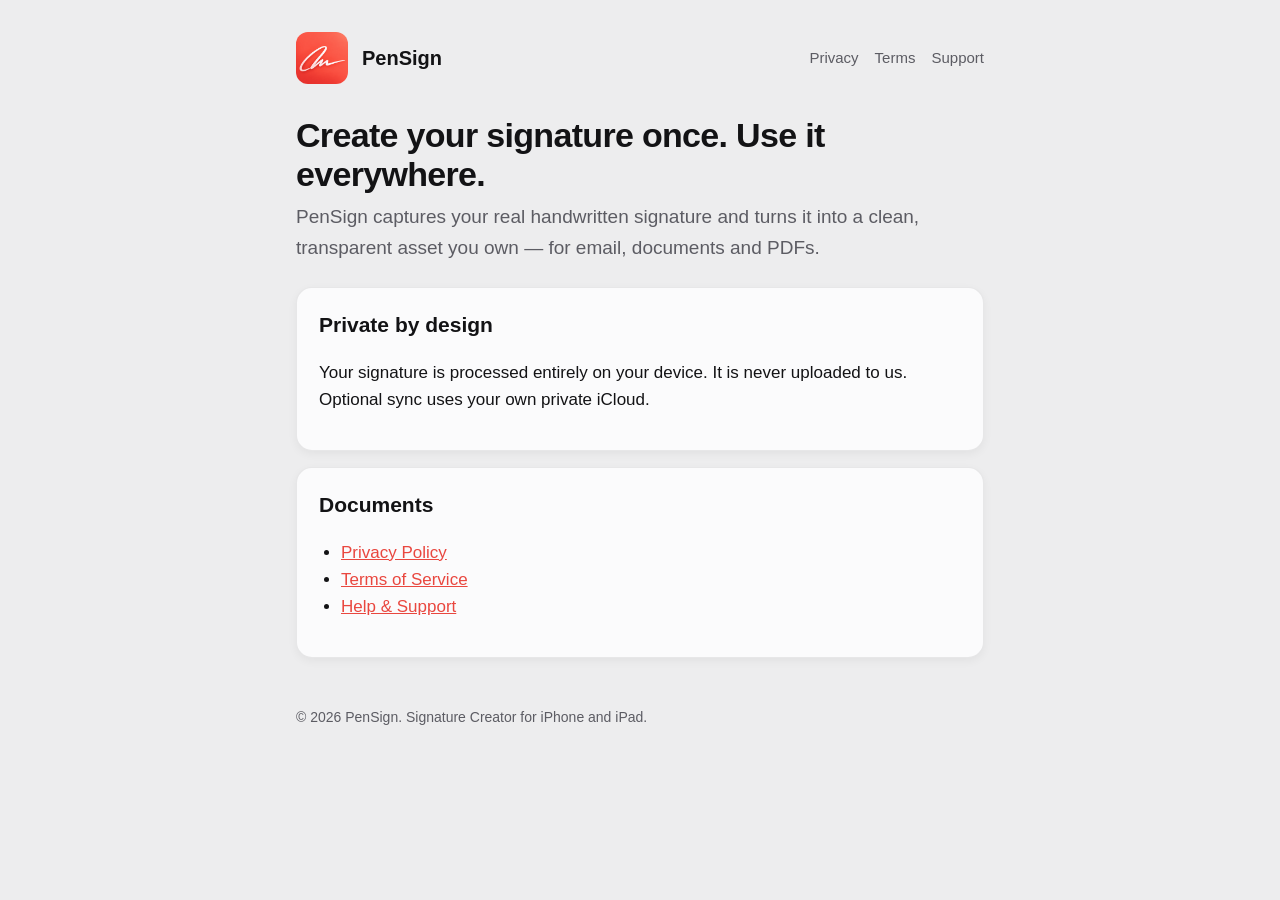
<file: index.html>
<!doctype html><html lang="en"><head><meta charset="utf-8"><meta name="viewport" content="width=device-width,initial-scale=1"><link rel="stylesheet" href="style.css"><link rel="icon" href="icon.png"><title>PenSign — Signature Creator</title></head><body><main><header><img src="icon.png" alt=""><a href="index.html">PenSign</a><nav><a href="privacy.html">Privacy</a><a href="terms.html">Terms</a><a href="support.html">Support</a></nav></header>
<h1>Create your signature once. Use it everywhere.</h1>
<p class="lede">PenSign captures your real handwritten signature and turns it into a clean, transparent asset you own — for email, documents and PDFs.</p>
<div class="card"><h2>Private by design</h2><p>Your signature is processed entirely on your device. It is never uploaded to us. Optional sync uses your own private iCloud.</p></div>
<div class="card"><h2>Documents</h2><ul><li><a href="privacy.html">Privacy Policy</a></li><li><a href="terms.html">Terms of Service</a></li><li><a href="support.html">Help &amp; Support</a></li></ul></div>
<footer>© 2026 PenSign. Signature Creator for iPhone and iPad.</footer></main></body></html>
</file>
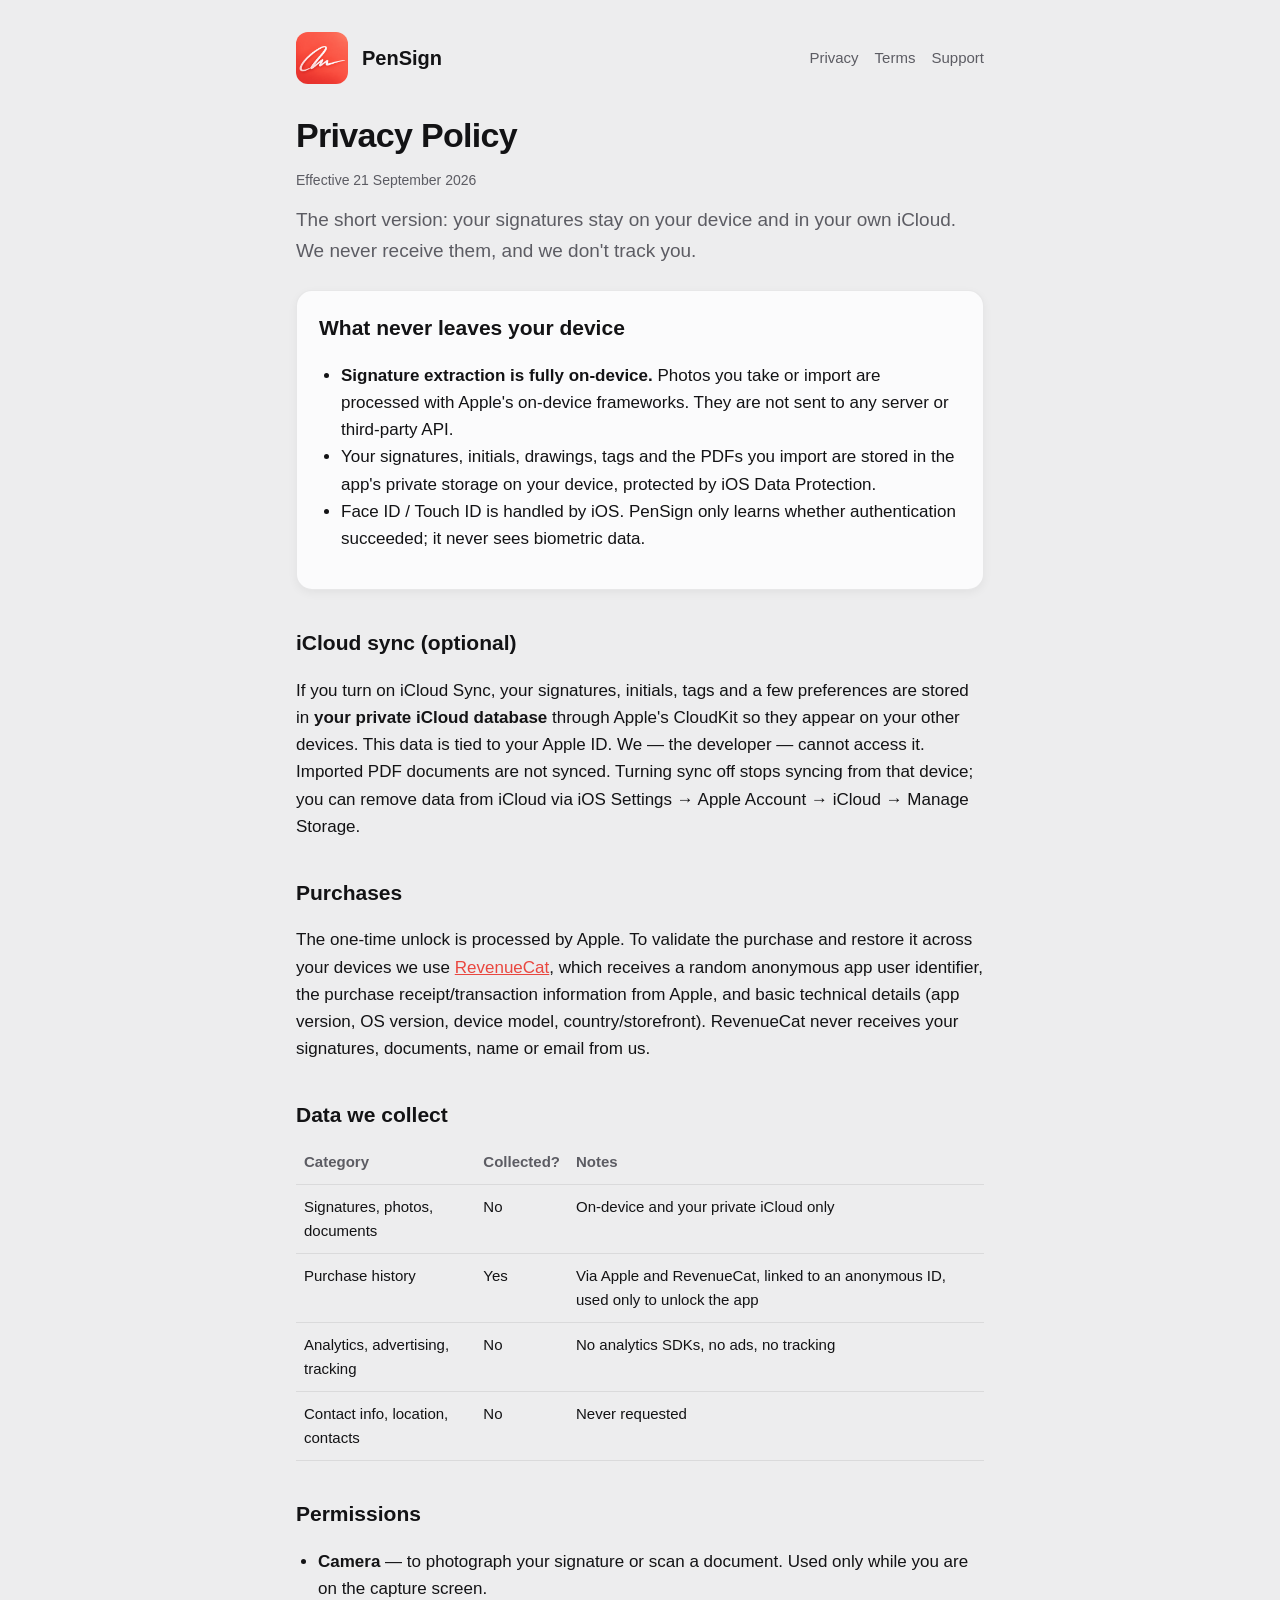
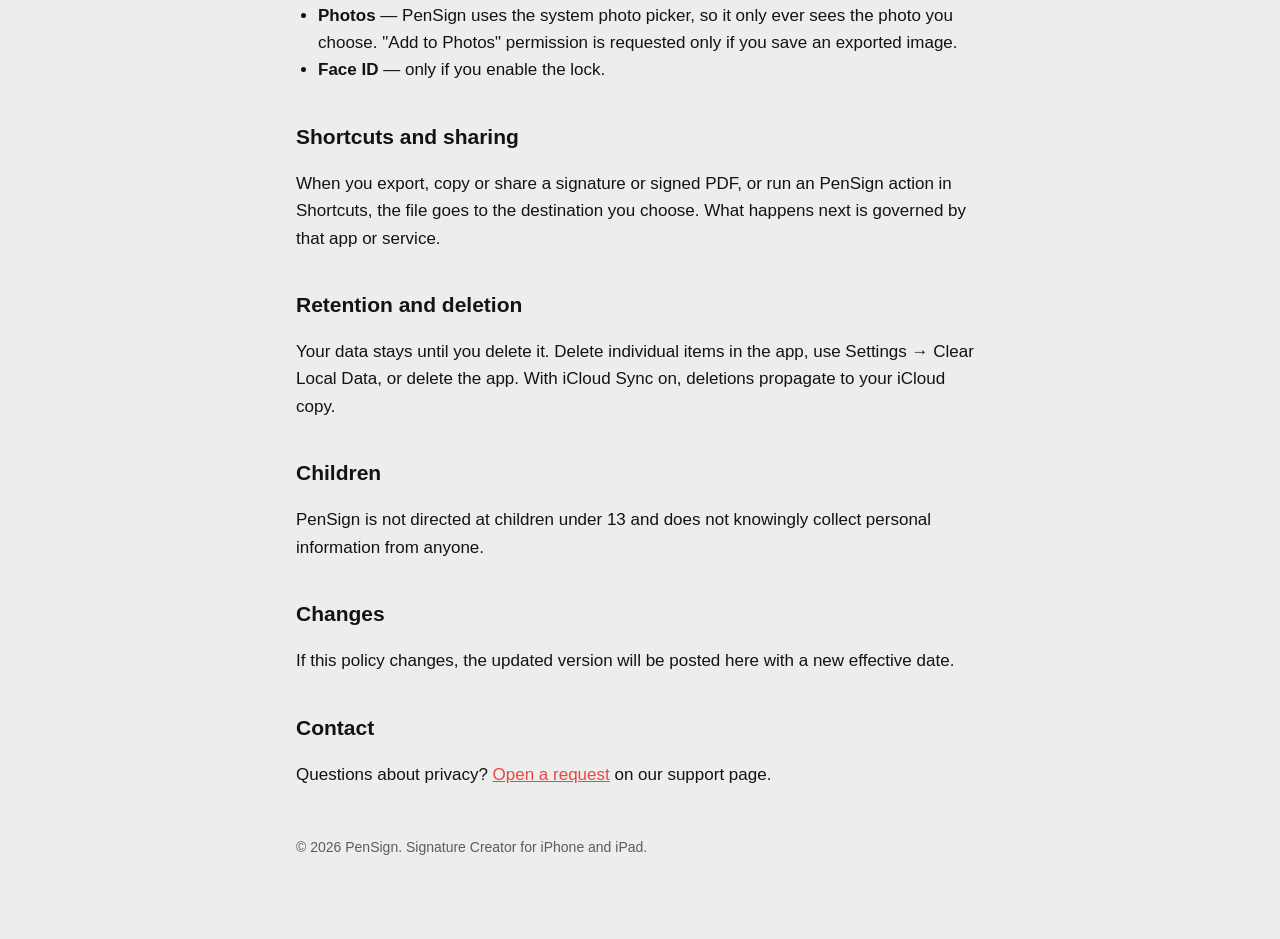
<file: privacy.html>
<!doctype html><html lang="en"><head><meta charset="utf-8"><meta name="viewport" content="width=device-width,initial-scale=1"><link rel="stylesheet" href="style.css"><link rel="icon" href="icon.png"><title>Privacy Policy — PenSign</title></head><body><main><header><img src="icon.png" alt=""><a href="index.html">PenSign</a><nav><a href="privacy.html">Privacy</a><a href="terms.html">Terms</a><a href="support.html">Support</a></nav></header>
<h1>Privacy Policy</h1><p class="meta">Effective 21 September 2026</p>
<p class="lede">The short version: your signatures stay on your device and in your own iCloud. We never receive them, and we don't track you.</p>

<div class="card"><h2>What never leaves your device</h2><ul>
<li><strong>Signature extraction is fully on-device.</strong> Photos you take or import are processed with Apple's on-device frameworks. They are not sent to any server or third-party API.</li>
<li>Your signatures, initials, drawings, tags and the PDFs you import are stored in the app's private storage on your device, protected by iOS Data Protection.</li>
<li>Face ID / Touch ID is handled by iOS. PenSign only learns whether authentication succeeded; it never sees biometric data.</li></ul></div>

<h2>iCloud sync (optional)</h2>
<p>If you turn on iCloud Sync, your signatures, initials, tags and a few preferences are stored in <strong>your private iCloud database</strong> through Apple's CloudKit so they appear on your other devices. This data is tied to your Apple ID. We — the developer — cannot access it. Imported PDF documents are not synced. Turning sync off stops syncing from that device; you can remove data from iCloud via iOS Settings → Apple Account → iCloud → Manage Storage.</p>

<h2>Purchases</h2>
<p>The one-time unlock is processed by Apple. To validate the purchase and restore it across your devices we use <a href="https://www.revenuecat.com/privacy">RevenueCat</a>, which receives a random anonymous app user identifier, the purchase receipt/transaction information from Apple, and basic technical details (app version, OS version, device model, country/storefront). RevenueCat never receives your signatures, documents, name or email from us.</p>

<h2>Data we collect</h2>
<table><tr><th>Category</th><th>Collected?</th><th>Notes</th></tr>
<tr><td>Signatures, photos, documents</td><td>No</td><td>On-device and your private iCloud only</td></tr>
<tr><td>Purchase history</td><td>Yes</td><td>Via Apple and RevenueCat, linked to an anonymous ID, used only to unlock the app</td></tr>
<tr><td>Analytics, advertising, tracking</td><td>No</td><td>No analytics SDKs, no ads, no tracking</td></tr>
<tr><td>Contact info, location, contacts</td><td>No</td><td>Never requested</td></tr></table>

<h2>Permissions</h2><ul>
<li><strong>Camera</strong> — to photograph your signature or scan a document. Used only while you are on the capture screen.</li>
<li><strong>Photos</strong> — PenSign uses the system photo picker, so it only ever sees the photo you choose. "Add to Photos" permission is requested only if you save an exported image.</li>
<li><strong>Face ID</strong> — only if you enable the lock.</li></ul>

<h2>Shortcuts and sharing</h2>
<p>When you export, copy or share a signature or signed PDF, or run an PenSign action in Shortcuts, the file goes to the destination you choose. What happens next is governed by that app or service.</p>

<h2>Retention and deletion</h2>
<p>Your data stays until you delete it. Delete individual items in the app, use Settings → Clear Local Data, or delete the app. With iCloud Sync on, deletions propagate to your iCloud copy.</p>

<h2>Children</h2><p>PenSign is not directed at children under 13 and does not knowingly collect personal information from anyone.</p>
<h2>Changes</h2><p>If this policy changes, the updated version will be posted here with a new effective date.</p>
<h2>Contact</h2><p>Questions about privacy? <a href="https://github.com/Muxtor141/pensign-legal/issues">Open a request</a> on our support page.</p>
<footer>© 2026 PenSign. Signature Creator for iPhone and iPad.</footer></main></body></html>
</file>
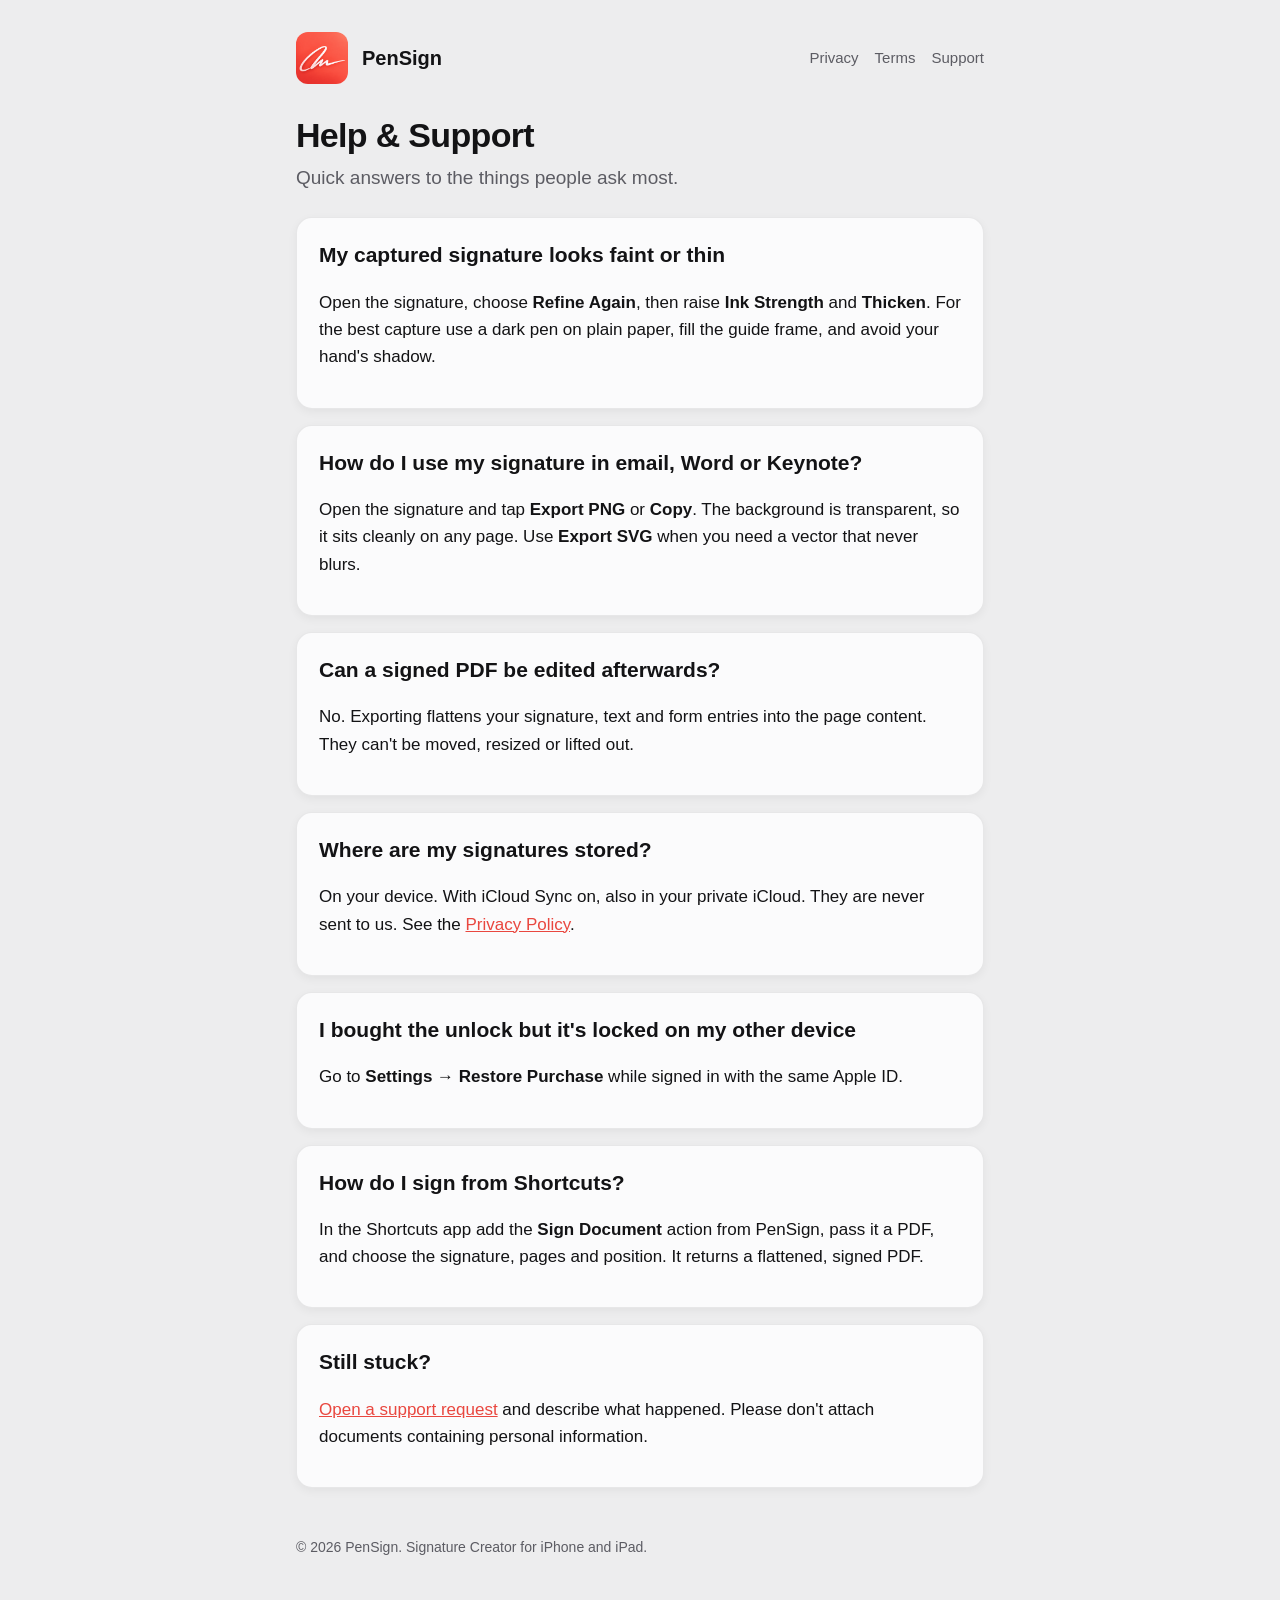
<file: support.html>
<!doctype html><html lang="en"><head><meta charset="utf-8"><meta name="viewport" content="width=device-width,initial-scale=1"><link rel="stylesheet" href="style.css"><link rel="icon" href="icon.png"><title>Help &amp; Support — PenSign</title></head><body><main><header><img src="icon.png" alt=""><a href="index.html">PenSign</a><nav><a href="privacy.html">Privacy</a><a href="terms.html">Terms</a><a href="support.html">Support</a></nav></header>
<h1>Help &amp; Support</h1><p class="lede">Quick answers to the things people ask most.</p>
<div class="card"><h2>My captured signature looks faint or thin</h2><p>Open the signature, choose <strong>Refine Again</strong>, then raise <strong>Ink Strength</strong> and <strong>Thicken</strong>. For the best capture use a dark pen on plain paper, fill the guide frame, and avoid your hand's shadow.</p></div>
<div class="card"><h2>How do I use my signature in email, Word or Keynote?</h2><p>Open the signature and tap <strong>Export PNG</strong> or <strong>Copy</strong>. The background is transparent, so it sits cleanly on any page. Use <strong>Export SVG</strong> when you need a vector that never blurs.</p></div>
<div class="card"><h2>Can a signed PDF be edited afterwards?</h2><p>No. Exporting flattens your signature, text and form entries into the page content. They can't be moved, resized or lifted out.</p></div>
<div class="card"><h2>Where are my signatures stored?</h2><p>On your device. With iCloud Sync on, also in your private iCloud. They are never sent to us. See the <a href="privacy.html">Privacy Policy</a>.</p></div>
<div class="card"><h2>I bought the unlock but it's locked on my other device</h2><p>Go to <strong>Settings → Restore Purchase</strong> while signed in with the same Apple ID.</p></div>
<div class="card"><h2>How do I sign from Shortcuts?</h2><p>In the Shortcuts app add the <strong>Sign Document</strong> action from PenSign, pass it a PDF, and choose the signature, pages and position. It returns a flattened, signed PDF.</p></div>
<div class="card"><h2>Still stuck?</h2><p><a href="https://github.com/Muxtor141/pensign-legal/issues">Open a support request</a> and describe what happened. Please don't attach documents containing personal information.</p></div>
<footer>© 2026 PenSign. Signature Creator for iPhone and iPad.</footer></main></body></html>
</file>
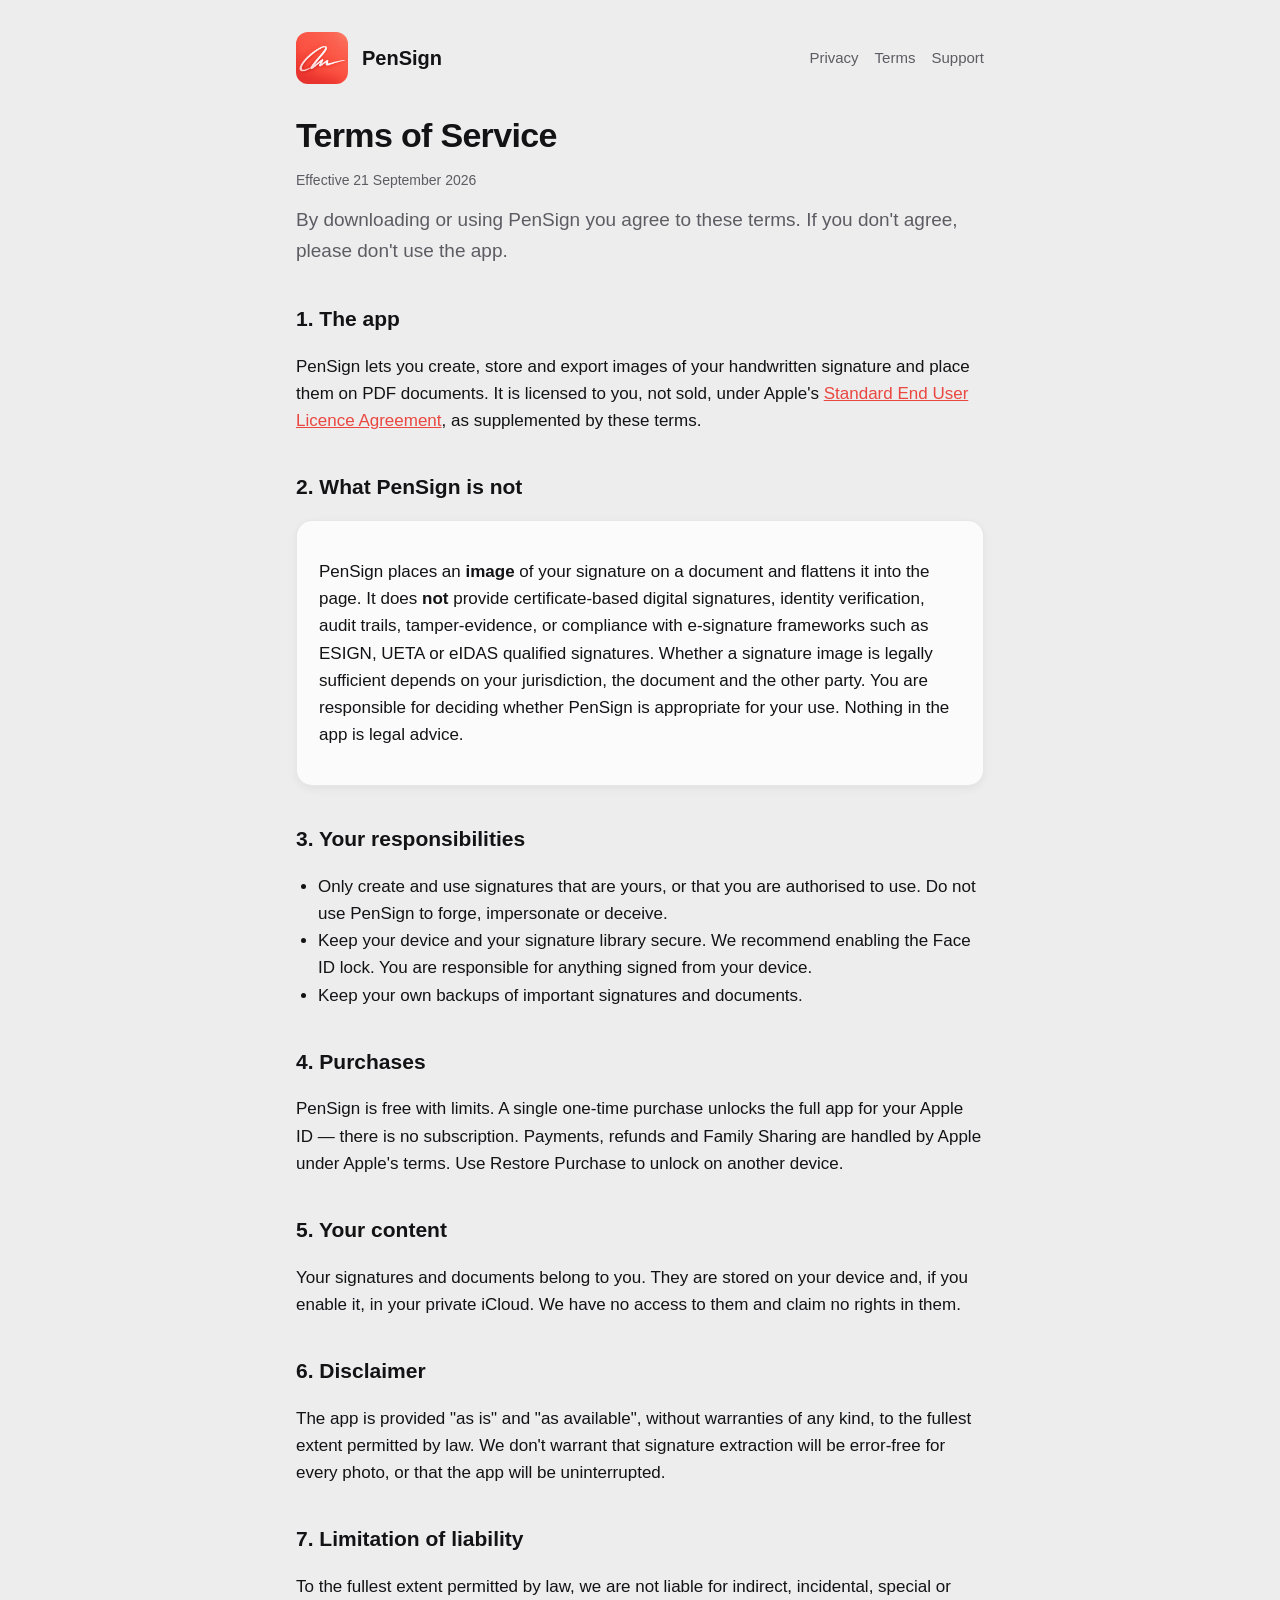
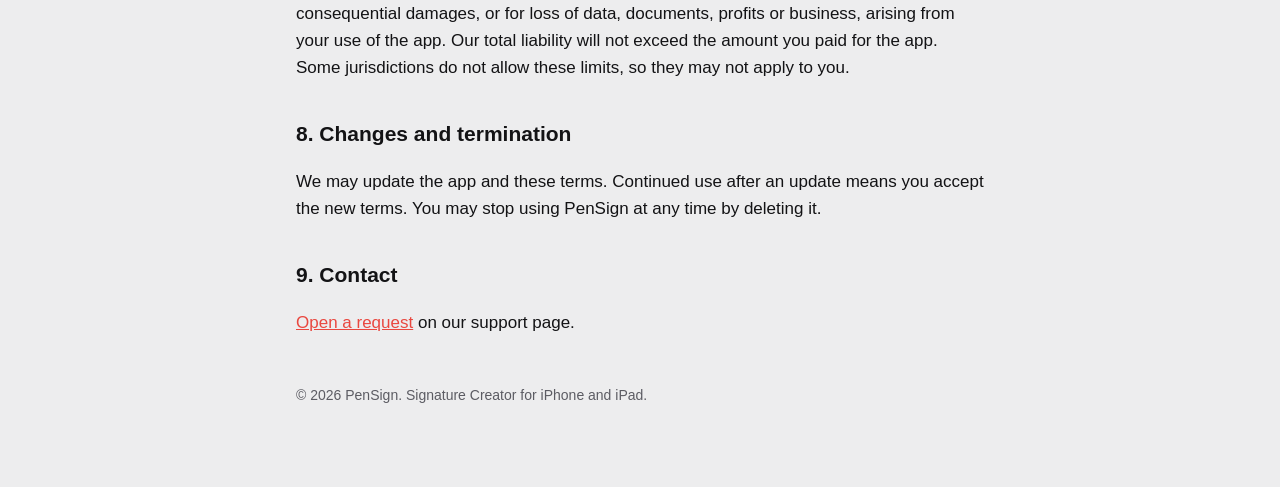
<file: terms.html>
<!doctype html><html lang="en"><head><meta charset="utf-8"><meta name="viewport" content="width=device-width,initial-scale=1"><link rel="stylesheet" href="style.css"><link rel="icon" href="icon.png"><title>Terms of Service — PenSign</title></head><body><main><header><img src="icon.png" alt=""><a href="index.html">PenSign</a><nav><a href="privacy.html">Privacy</a><a href="terms.html">Terms</a><a href="support.html">Support</a></nav></header>
<h1>Terms of Service</h1><p class="meta">Effective 21 September 2026</p>
<p class="lede">By downloading or using PenSign you agree to these terms. If you don't agree, please don't use the app.</p>

<h2>1. The app</h2><p>PenSign lets you create, store and export images of your handwritten signature and place them on PDF documents. It is licensed to you, not sold, under Apple's <a href="https://www.apple.com/legal/internet-services/itunes/dev/stdeula/">Standard End User Licence Agreement</a>, as supplemented by these terms.</p>

<h2>2. What PenSign is not</h2>
<div class="card"><p>PenSign places an <strong>image</strong> of your signature on a document and flattens it into the page. It does <strong>not</strong> provide certificate-based digital signatures, identity verification, audit trails, tamper-evidence, or compliance with e-signature frameworks such as ESIGN, UETA or eIDAS qualified signatures. Whether a signature image is legally sufficient depends on your jurisdiction, the document and the other party. You are responsible for deciding whether PenSign is appropriate for your use. Nothing in the app is legal advice.</p></div>

<h2>3. Your responsibilities</h2><ul>
<li>Only create and use signatures that are yours, or that you are authorised to use. Do not use PenSign to forge, impersonate or deceive.</li>
<li>Keep your device and your signature library secure. We recommend enabling the Face ID lock. You are responsible for anything signed from your device.</li>
<li>Keep your own backups of important signatures and documents.</li></ul>

<h2>4. Purchases</h2><p>PenSign is free with limits. A single one-time purchase unlocks the full app for your Apple ID — there is no subscription. Payments, refunds and Family Sharing are handled by Apple under Apple's terms. Use Restore Purchase to unlock on another device.</p>

<h2>5. Your content</h2><p>Your signatures and documents belong to you. They are stored on your device and, if you enable it, in your private iCloud. We have no access to them and claim no rights in them.</p>

<h2>6. Disclaimer</h2><p>The app is provided "as is" and "as available", without warranties of any kind, to the fullest extent permitted by law. We don't warrant that signature extraction will be error-free for every photo, or that the app will be uninterrupted.</p>

<h2>7. Limitation of liability</h2><p>To the fullest extent permitted by law, we are not liable for indirect, incidental, special or consequential damages, or for loss of data, documents, profits or business, arising from your use of the app. Our total liability will not exceed the amount you paid for the app. Some jurisdictions do not allow these limits, so they may not apply to you.</p>

<h2>8. Changes and termination</h2><p>We may update the app and these terms. Continued use after an update means you accept the new terms. You may stop using PenSign at any time by deleting it.</p>
<h2>9. Contact</h2><p><a href="https://github.com/Muxtor141/pensign-legal/issues">Open a request</a> on our support page.</p>
<footer>© 2026 PenSign. Signature Creator for iPhone and iPad.</footer></main></body></html>
</file>
<file: style.css>
:root{--ground:#EDEDEE;--surface:#FBFBFC;--text:#131315;--muted:#5C5C63;--line:rgba(0,0,0,.08);--coral:#E9473F;--vault:#7C3AED}
@media (prefers-color-scheme:dark){:root{--ground:#121214;--surface:#1A1A1D;--text:#E8E8EA;--muted:#A3A3AB;--line:rgba(255,255,255,.1);--coral:#FF6257;--vault:#8F6FDB}}
*{box-sizing:border-box}
body{margin:0;background:var(--ground);color:var(--text);font:17px/1.6 -apple-system,BlinkMacSystemFont,"SF Pro Text","Helvetica Neue",Arial,sans-serif;-webkit-font-smoothing:antialiased}
main{max-width:720px;margin:0 auto;padding:32px 16px 80px}
header{display:flex;align-items:center;gap:14px;margin-bottom:32px}
header img{width:52px;height:52px;border-radius:12px}
header a{color:var(--text);text-decoration:none;font-weight:700;font-size:20px}
nav{margin-left:auto;display:flex;gap:16px;font-size:15px;flex-wrap:wrap}
nav a{color:var(--muted);font-weight:500;font-size:15px}
h1{font-size:34px;line-height:1.15;margin:0 0 8px;letter-spacing:-.02em}
h2{font-size:21px;margin:36px 0 8px}
p,li{color:var(--text)}
.lede{color:var(--muted);font-size:19px;margin:0 0 24px}
.meta{color:var(--muted);font-size:14px}
.card{background:var(--surface);border:1px solid var(--line);border-radius:16px;padding:20px 22px;margin:16px 0;box-shadow:0 3px 10px rgba(0,0,0,.05)}
.card h2{margin-top:0}
a{color:var(--coral)}
ul{padding-left:22px}
table{width:100%;border-collapse:collapse;font-size:15px}
td,th{text-align:left;padding:10px 8px;border-bottom:1px solid var(--line);vertical-align:top}
th{color:var(--muted);font-weight:600}
footer{margin-top:48px;color:var(--muted);font-size:14px}
</file>
